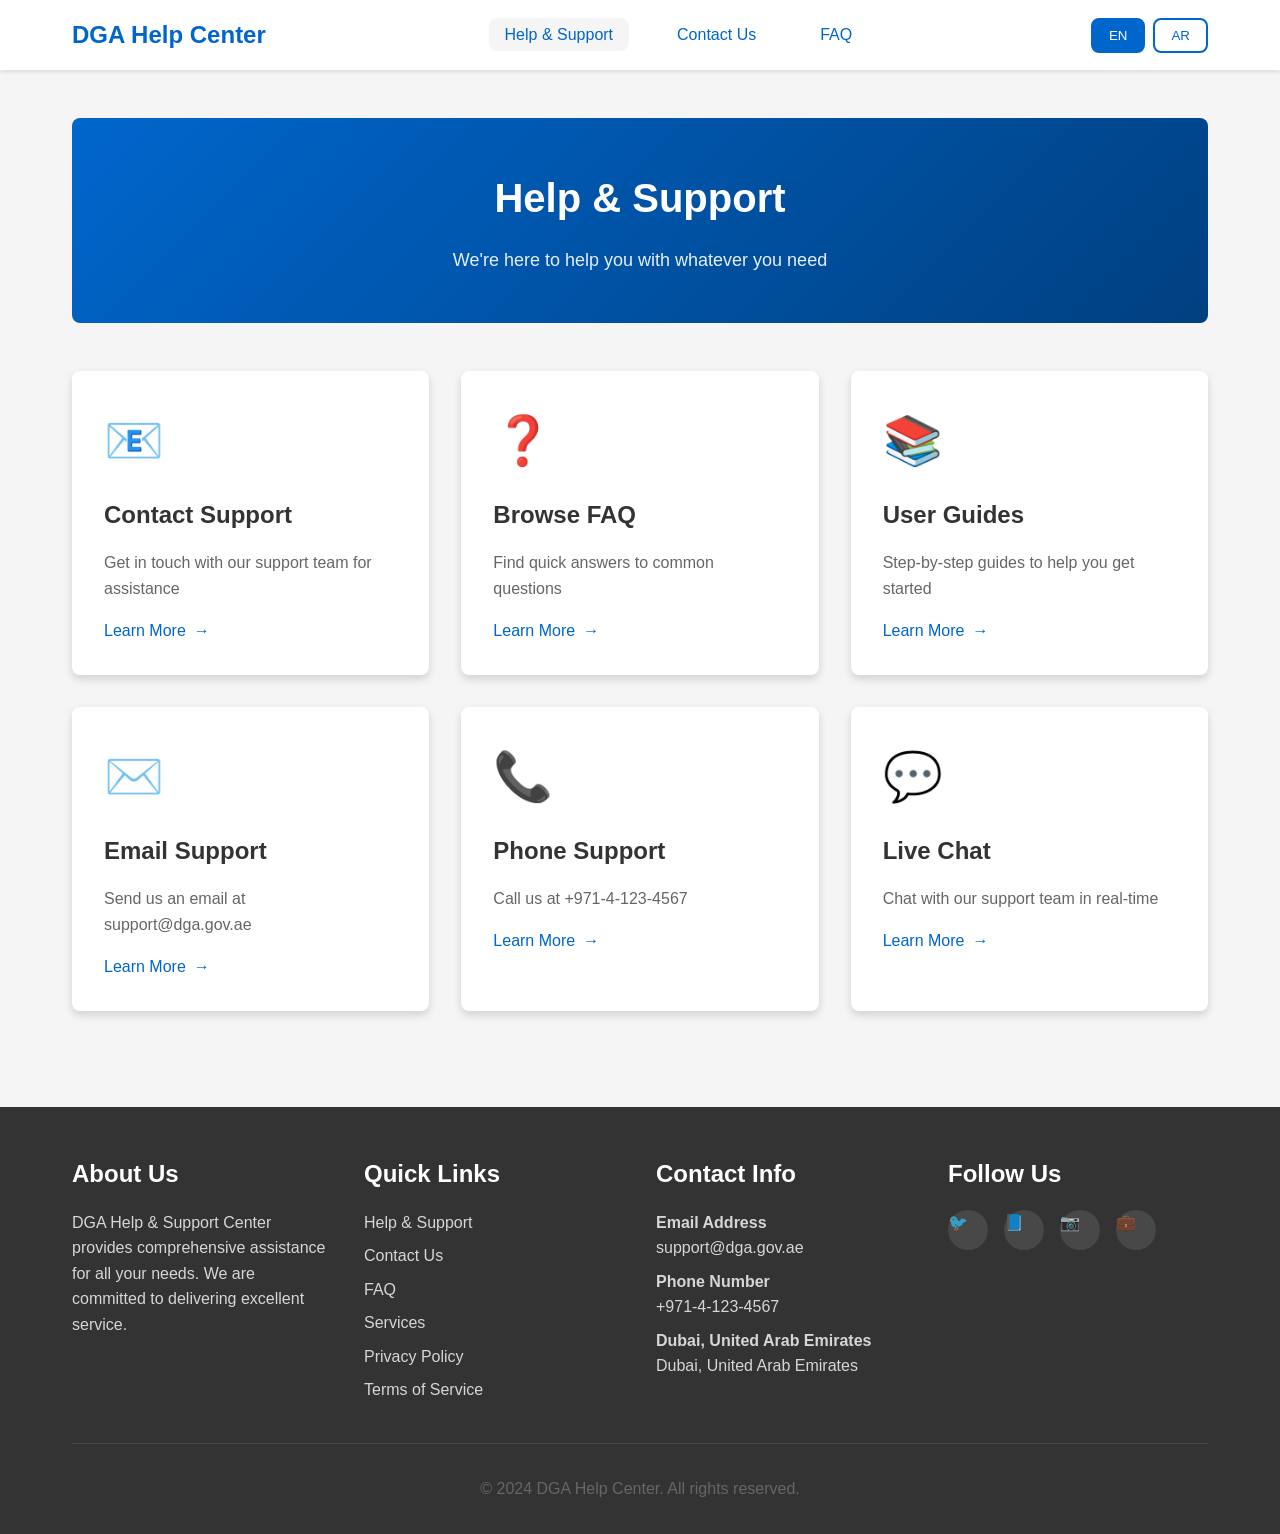
<file: index.html>
<!DOCTYPE html>
<html lang="en">
<head>
    <meta charset="UTF-8">
    <meta name="viewport" content="width=device-width, initial-scale=1.0">
    <meta name="description" content="DGA Help & Support Center - Get assistance with our services">
    <title>Help & Support - DGA Help Center</title>
    <link rel="stylesheet" href="css/styles.css">
</head>
<body>
    <!-- Skip to main content link for accessibility -->
    <a href="#main-content" class="skip-link">Skip to main content</a>
    
    <!-- Header -->
    <header>
        <div class="header-content">
            <div class="logo">
                <a href="index.html" data-i18n="logoText">DGA Help Center</a>
            </div>
            
            <button class="mobile-menu-toggle" aria-label="Toggle menu" aria-expanded="false">
                ☰
            </button>
            
            <nav aria-label="Main navigation">
                <ul class="nav-menu">
                    <li><a href="index.html" data-i18n="helpSupport">Help & Support</a></li>
                    <li><a href="contact.html" data-i18n="contactUs">Contact Us</a></li>
                    <li><a href="faq.html" data-i18n="faq">FAQ</a></li>
                </ul>
            </nav>
            
            <div class="language-toggle" role="group" aria-label="Language selection">
                <button class="lang-btn" data-lang="en" aria-label="Switch to English">EN</button>
                <button class="lang-btn" data-lang="ar" aria-label="Switch to Arabic">AR</button>
            </div>
        </div>
    </header>
    
    <!-- Main Content -->
    <main id="main-content">
        <div class="container">
            <!-- Hero Section -->
            <section class="hero">
                <h1 data-i18n="helpTitle">Help & Support</h1>
                <p data-i18n="helpSubtitle">We're here to help you with whatever you need</p>
            </section>
            
            <!-- Support Cards -->
            <section class="cards-grid">
                <!-- Contact Support Card -->
                <article class="card">
                    <div class="card-icon" aria-hidden="true">📧</div>
                    <h3 data-i18n="contactCard">Contact Support</h3>
                    <p data-i18n="contactCardDesc">Get in touch with our support team for assistance</p>
                    <a href="contact.html" class="card-link">
                        <span data-i18n="learnMore">Learn More</span>
                        <span aria-hidden="true">→</span>
                    </a>
                </article>
                
                <!-- FAQ Card -->
                <article class="card">
                    <div class="card-icon" aria-hidden="true">❓</div>
                    <h3 data-i18n="faqCard">Browse FAQ</h3>
                    <p data-i18n="faqCardDesc">Find quick answers to common questions</p>
                    <a href="faq.html" class="card-link">
                        <span data-i18n="learnMore">Learn More</span>
                        <span aria-hidden="true">→</span>
                    </a>
                </article>
                
                <!-- User Guides Card -->
                <article class="card">
                    <div class="card-icon" aria-hidden="true">📚</div>
                    <h3 data-i18n="guidesCard">User Guides</h3>
                    <p data-i18n="guidesCardDesc">Step-by-step guides to help you get started</p>
                    <a href="#" class="card-link">
                        <span data-i18n="learnMore">Learn More</span>
                        <span aria-hidden="true">→</span>
                    </a>
                </article>
                
                <!-- Email Support Card -->
                <article class="card">
                    <div class="card-icon" aria-hidden="true">✉️</div>
                    <h3 data-i18n="emailCard">Email Support</h3>
                    <p data-i18n="emailCardDesc">Send us an email at support@dga.gov.ae</p>
                    <a href="mailto:support@dga.gov.ae" class="card-link">
                        <span data-i18n="learnMore">Learn More</span>
                        <span aria-hidden="true">→</span>
                    </a>
                </article>
                
                <!-- Phone Support Card -->
                <article class="card">
                    <div class="card-icon" aria-hidden="true">📞</div>
                    <h3 data-i18n="phoneCard">Phone Support</h3>
                    <p data-i18n="phoneCardDesc">Call us at +971-4-123-4567</p>
                    <a href="tel:+97141234567" class="card-link">
                        <span data-i18n="learnMore">Learn More</span>
                        <span aria-hidden="true">→</span>
                    </a>
                </article>
                
                <!-- Live Chat Card -->
                <article class="card">
                    <div class="card-icon" aria-hidden="true">💬</div>
                    <h3 data-i18n="liveCard">Live Chat</h3>
                    <p data-i18n="liveCardDesc">Chat with our support team in real-time</p>
                    <a href="#" class="card-link" onclick="alert('Live chat feature coming soon!'); return false;">
                        <span data-i18n="learnMore">Learn More</span>
                        <span aria-hidden="true">→</span>
                    </a>
                </article>
            </section>
        </div>
    </main>
    
    <!-- Footer -->
    <footer>
        <div class="container">
            <div class="footer-content">
                <!-- About Section -->
                <div class="footer-section">
                    <h3 data-i18n="aboutUs">About Us</h3>
                    <p data-i18n="aboutDesc">DGA Help & Support Center provides comprehensive assistance for all your needs. We are committed to delivering excellent service.</p>
                </div>
                
                <!-- Quick Links -->
                <div class="footer-section">
                    <h3 data-i18n="quickLinks">Quick Links</h3>
                    <a href="index.html" data-i18n="helpSupport">Help & Support</a>
                    <a href="contact.html" data-i18n="contactUs">Contact Us</a>
                    <a href="faq.html" data-i18n="faq">FAQ</a>
                    <a href="#" data-i18n="services">Services</a>
                    <a href="#" data-i18n="privacy">Privacy Policy</a>
                    <a href="#" data-i18n="terms">Terms of Service</a>
                </div>
                
                <!-- Contact Info -->
                <div class="footer-section">
                    <h3 data-i18n="contactInfo">Contact Info</h3>
                    <p>
                        <strong data-i18n="email">Email:</strong><br>
                        <a href="mailto:support@dga.gov.ae">support@dga.gov.ae</a>
                    </p>
                    <p>
                        <strong data-i18n="phone">Phone:</strong><br>
                        <a href="tel:+97141234567">+971-4-123-4567</a>
                    </p>
                    <p>
                        <strong data-i18n="address">Address:</strong><br>
                        <span data-i18n="address">Dubai, United Arab Emirates</span>
                    </p>
                </div>
                
                <!-- Social Media -->
                <div class="footer-section">
                    <h3 data-i18n="followUs">Follow Us</h3>
                    <div class="social-links">
                        <a href="https://twitter.com/DubaiDED" target="_blank" rel="noopener noreferrer" class="social-link" aria-label="Twitter">
                            <span aria-hidden="true">🐦</span>
                        </a>
                        <a href="https://www.facebook.com/DubaiDED" target="_blank" rel="noopener noreferrer" class="social-link" aria-label="Facebook">
                            <span aria-hidden="true">📘</span>
                        </a>
                        <a href="https://www.instagram.com/DubaiDED" target="_blank" rel="noopener noreferrer" class="social-link" aria-label="Instagram">
                            <span aria-hidden="true">📷</span>
                        </a>
                        <a href="https://www.linkedin.com/company/dubaieconomy" target="_blank" rel="noopener noreferrer" class="social-link" aria-label="LinkedIn">
                            <span aria-hidden="true">💼</span>
                        </a>
                    </div>
                </div>
            </div>
            
            <div class="footer-bottom">
                <p data-i18n="copyright">© 2024 DGA Help Center. All rights reserved.</p>
            </div>
        </div>
    </footer>
    
    <script src="js/main.js"></script>
</body>
</html>
</file>
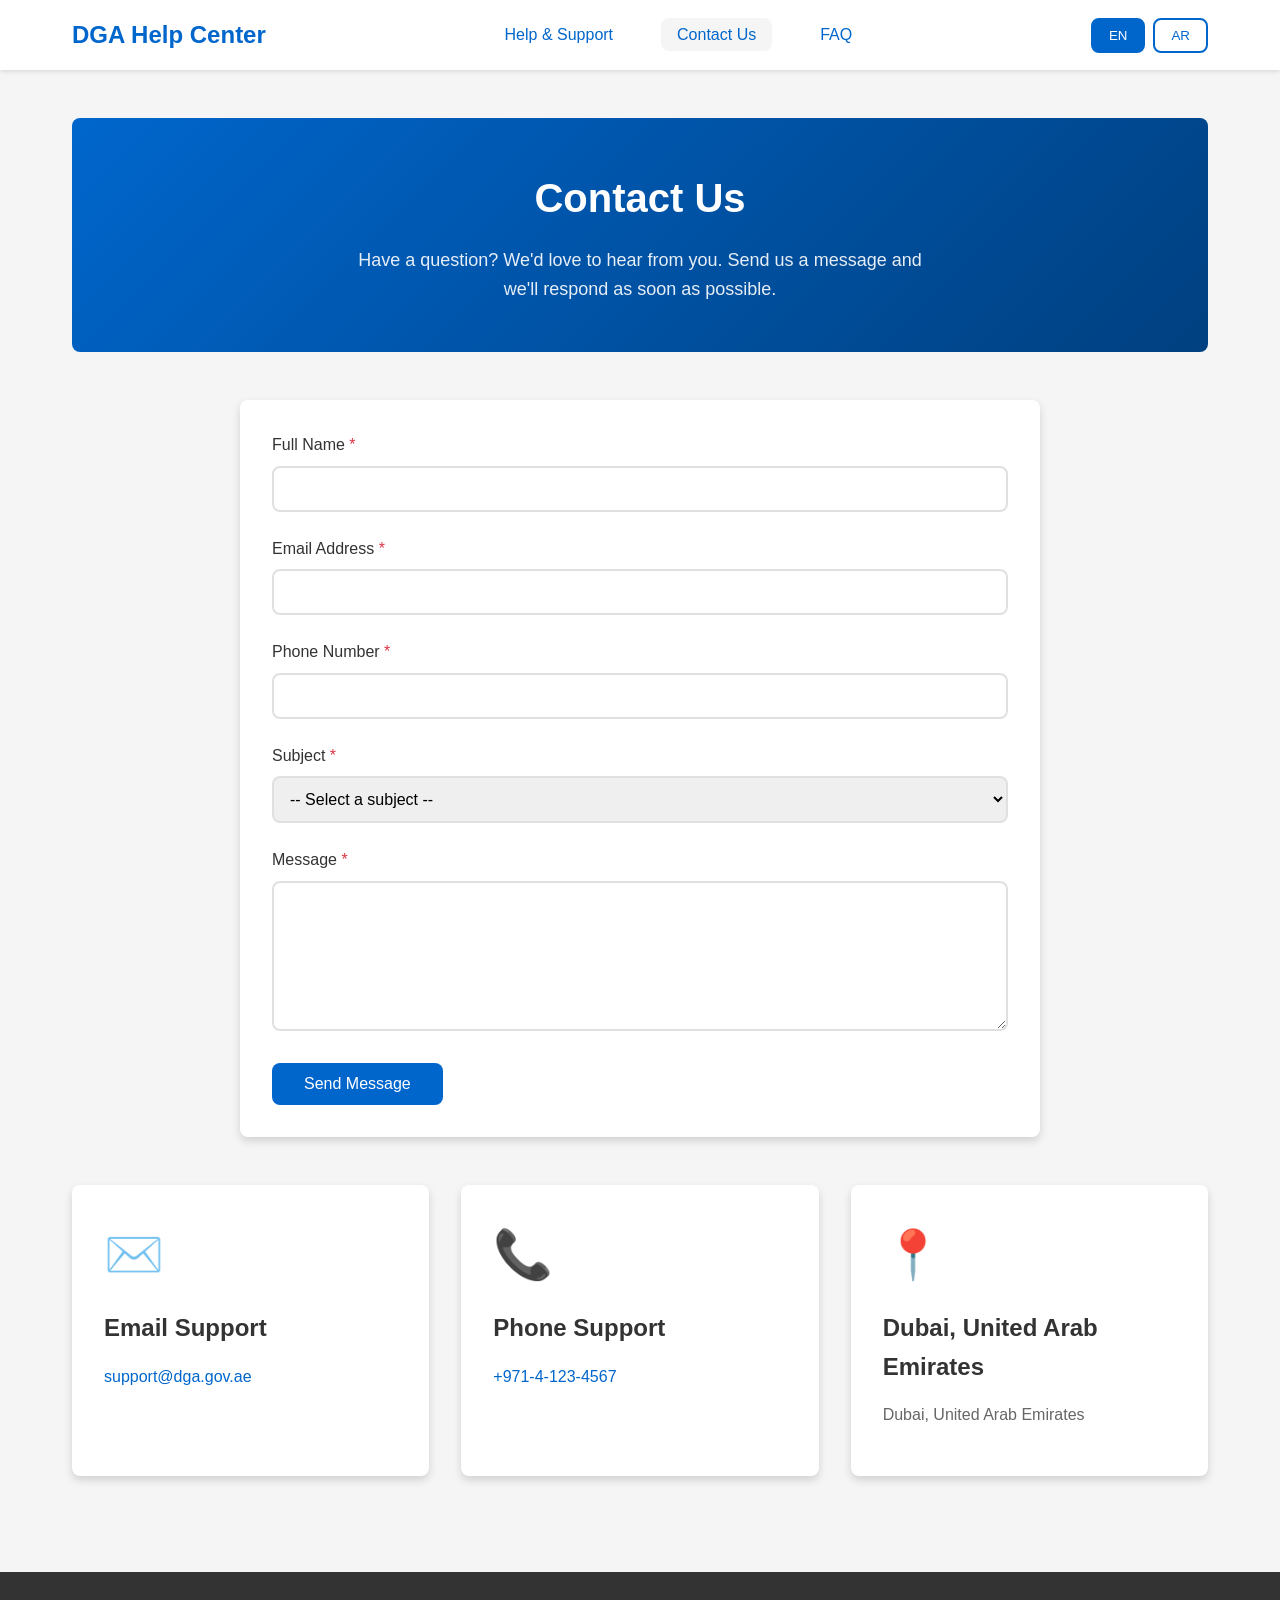
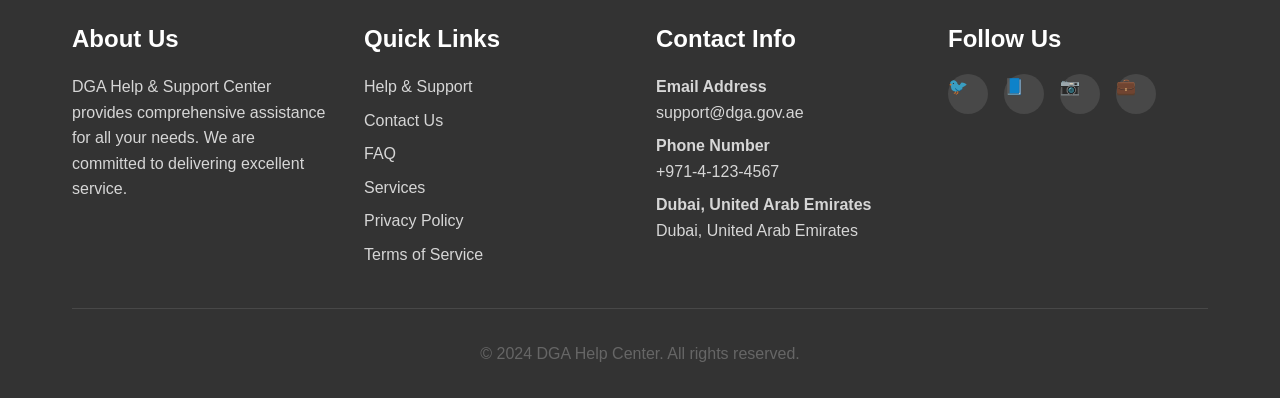
<file: contact.html>
<!DOCTYPE html>
<html lang="en">
<head>
    <meta charset="UTF-8">
    <meta name="viewport" content="width=device-width, initial-scale=1.0">
    <meta name="description" content="Contact DGA Help & Support Center">
    <title>Contact Us - DGA Help Center</title>
    <link rel="stylesheet" href="css/styles.css">
</head>
<body>
    <!-- Skip to main content link for accessibility -->
    <a href="#main-content" class="skip-link">Skip to main content</a>
    
    <!-- Header -->
    <header>
        <div class="header-content">
            <div class="logo">
                <a href="index.html" data-i18n="logoText">DGA Help Center</a>
            </div>
            
            <button class="mobile-menu-toggle" aria-label="Toggle menu" aria-expanded="false">
                ☰
            </button>
            
            <nav aria-label="Main navigation">
                <ul class="nav-menu">
                    <li><a href="index.html" data-i18n="helpSupport">Help & Support</a></li>
                    <li><a href="contact.html" data-i18n="contactUs">Contact Us</a></li>
                    <li><a href="faq.html" data-i18n="faq">FAQ</a></li>
                </ul>
            </nav>
            
            <div class="language-toggle" role="group" aria-label="Language selection">
                <button class="lang-btn" data-lang="en" aria-label="Switch to English">EN</button>
                <button class="lang-btn" data-lang="ar" aria-label="Switch to Arabic">AR</button>
            </div>
        </div>
    </header>
    
    <!-- Main Content -->
    <main id="main-content">
        <div class="container">
            <!-- Hero Section -->
            <section class="hero">
                <h1 data-i18n="contactTitle">Contact Us</h1>
                <p data-i18n="contactSubtitle">Have a question? We'd love to hear from you. Send us a message and we'll respond as soon as possible.</p>
            </section>
            
            <!-- Success Message -->
            <div id="successMessage" class="success-message">
                <span data-i18n="successMessage">Thank you! Your message has been sent successfully. We'll get back to you soon.</span>
            </div>
            
            <!-- Contact Form -->
            <section class="form-container">
                <form id="contactForm" novalidate>
                    <!-- Full Name -->
                    <div class="form-group">
                        <label for="fullName">
                            <span data-i18n="fullName">Full Name</span>
                            <span class="required" aria-label="required">*</span>
                        </label>
                        <input 
                            type="text" 
                            id="fullName" 
                            name="fullName" 
                            required 
                            minlength="2"
                            aria-required="true"
                            data-i18n-placeholder="fullName"
                        >
                        <span class="error-message" role="alert"></span>
                    </div>
                    
                    <!-- Email -->
                    <div class="form-group">
                        <label for="email">
                            <span data-i18n="email">Email Address</span>
                            <span class="required" aria-label="required">*</span>
                        </label>
                        <input 
                            type="email" 
                            id="email" 
                            name="email" 
                            required
                            aria-required="true"
                            data-i18n-placeholder="email"
                        >
                        <span class="error-message" role="alert"></span>
                    </div>
                    
                    <!-- Phone -->
                    <div class="form-group">
                        <label for="phone">
                            <span data-i18n="phone">Phone Number</span>
                            <span class="required" aria-label="required">*</span>
                        </label>
                        <input 
                            type="tel" 
                            id="phone" 
                            name="phone" 
                            required
                            aria-required="true"
                            data-i18n-placeholder="phone"
                        >
                        <span class="error-message" role="alert"></span>
                    </div>
                    
                    <!-- Subject -->
                    <div class="form-group">
                        <label for="subject">
                            <span data-i18n="subject">Subject</span>
                            <span class="required" aria-label="required">*</span>
                        </label>
                        <select 
                            id="subject" 
                            name="subject" 
                            required
                            aria-required="true"
                        >
                            <option value="">-- Select a subject --</option>
                            <option value="general">General Inquiry</option>
                            <option value="technical">Technical Support</option>
                            <option value="billing">Billing Question</option>
                            <option value="feedback">Feedback</option>
                            <option value="other">Other</option>
                        </select>
                        <span class="error-message" role="alert"></span>
                    </div>
                    
                    <!-- Message -->
                    <div class="form-group">
                        <label for="message">
                            <span data-i18n="message">Message</span>
                            <span class="required" aria-label="required">*</span>
                        </label>
                        <textarea 
                            id="message" 
                            name="message" 
                            required 
                            minlength="10"
                            aria-required="true"
                            data-i18n-placeholder="message"
                        ></textarea>
                        <span class="error-message" role="alert"></span>
                    </div>
                    
                    <!-- Submit Button -->
                    <button type="submit" class="btn btn-primary" data-i18n="submitButton">
                        Send Message
                    </button>
                </form>
            </section>
            
            <!-- Additional Contact Information -->
            <section class="cards-grid" style="margin-top: 3rem;">
                <article class="card">
                    <div class="card-icon" aria-hidden="true">✉️</div>
                    <h3 data-i18n="emailCard">Email Support</h3>
                    <p><a href="mailto:support@dga.gov.ae">support@dga.gov.ae</a></p>
                </article>
                
                <article class="card">
                    <div class="card-icon" aria-hidden="true">📞</div>
                    <h3 data-i18n="phoneCard">Phone Support</h3>
                    <p><a href="tel:+97141234567">+971-4-123-4567</a></p>
                </article>
                
                <article class="card">
                    <div class="card-icon" aria-hidden="true">📍</div>
                    <h3 data-i18n="address">Address</h3>
                    <p data-i18n="address">Dubai, United Arab Emirates</p>
                </article>
            </section>
        </div>
    </main>
    
    <!-- Footer -->
    <footer>
        <div class="container">
            <div class="footer-content">
                <!-- About Section -->
                <div class="footer-section">
                    <h3 data-i18n="aboutUs">About Us</h3>
                    <p data-i18n="aboutDesc">DGA Help & Support Center provides comprehensive assistance for all your needs. We are committed to delivering excellent service.</p>
                </div>
                
                <!-- Quick Links -->
                <div class="footer-section">
                    <h3 data-i18n="quickLinks">Quick Links</h3>
                    <a href="index.html" data-i18n="helpSupport">Help & Support</a>
                    <a href="contact.html" data-i18n="contactUs">Contact Us</a>
                    <a href="faq.html" data-i18n="faq">FAQ</a>
                    <a href="#" data-i18n="services">Services</a>
                    <a href="#" data-i18n="privacy">Privacy Policy</a>
                    <a href="#" data-i18n="terms">Terms of Service</a>
                </div>
                
                <!-- Contact Info -->
                <div class="footer-section">
                    <h3 data-i18n="contactInfo">Contact Info</h3>
                    <p>
                        <strong data-i18n="email">Email:</strong><br>
                        <a href="mailto:support@dga.gov.ae">support@dga.gov.ae</a>
                    </p>
                    <p>
                        <strong data-i18n="phone">Phone:</strong><br>
                        <a href="tel:+97141234567">+971-4-123-4567</a>
                    </p>
                    <p>
                        <strong data-i18n="address">Address:</strong><br>
                        <span data-i18n="address">Dubai, United Arab Emirates</span>
                    </p>
                </div>
                
                <!-- Social Media -->
                <div class="footer-section">
                    <h3 data-i18n="followUs">Follow Us</h3>
                    <div class="social-links">
                        <a href="https://twitter.com/DubaiDED" target="_blank" rel="noopener noreferrer" class="social-link" aria-label="Twitter">
                            <span aria-hidden="true">🐦</span>
                        </a>
                        <a href="https://www.facebook.com/DubaiDED" target="_blank" rel="noopener noreferrer" class="social-link" aria-label="Facebook">
                            <span aria-hidden="true">📘</span>
                        </a>
                        <a href="https://www.instagram.com/DubaiDED" target="_blank" rel="noopener noreferrer" class="social-link" aria-label="Instagram">
                            <span aria-hidden="true">📷</span>
                        </a>
                        <a href="https://www.linkedin.com/company/dubaieconomy" target="_blank" rel="noopener noreferrer" class="social-link" aria-label="LinkedIn">
                            <span aria-hidden="true">💼</span>
                        </a>
                    </div>
                </div>
            </div>
            
            <div class="footer-bottom">
                <p data-i18n="copyright">© 2024 DGA Help Center. All rights reserved.</p>
            </div>
        </div>
    </footer>
    
    <script src="js/main.js"></script>
</body>
</html>
</file>
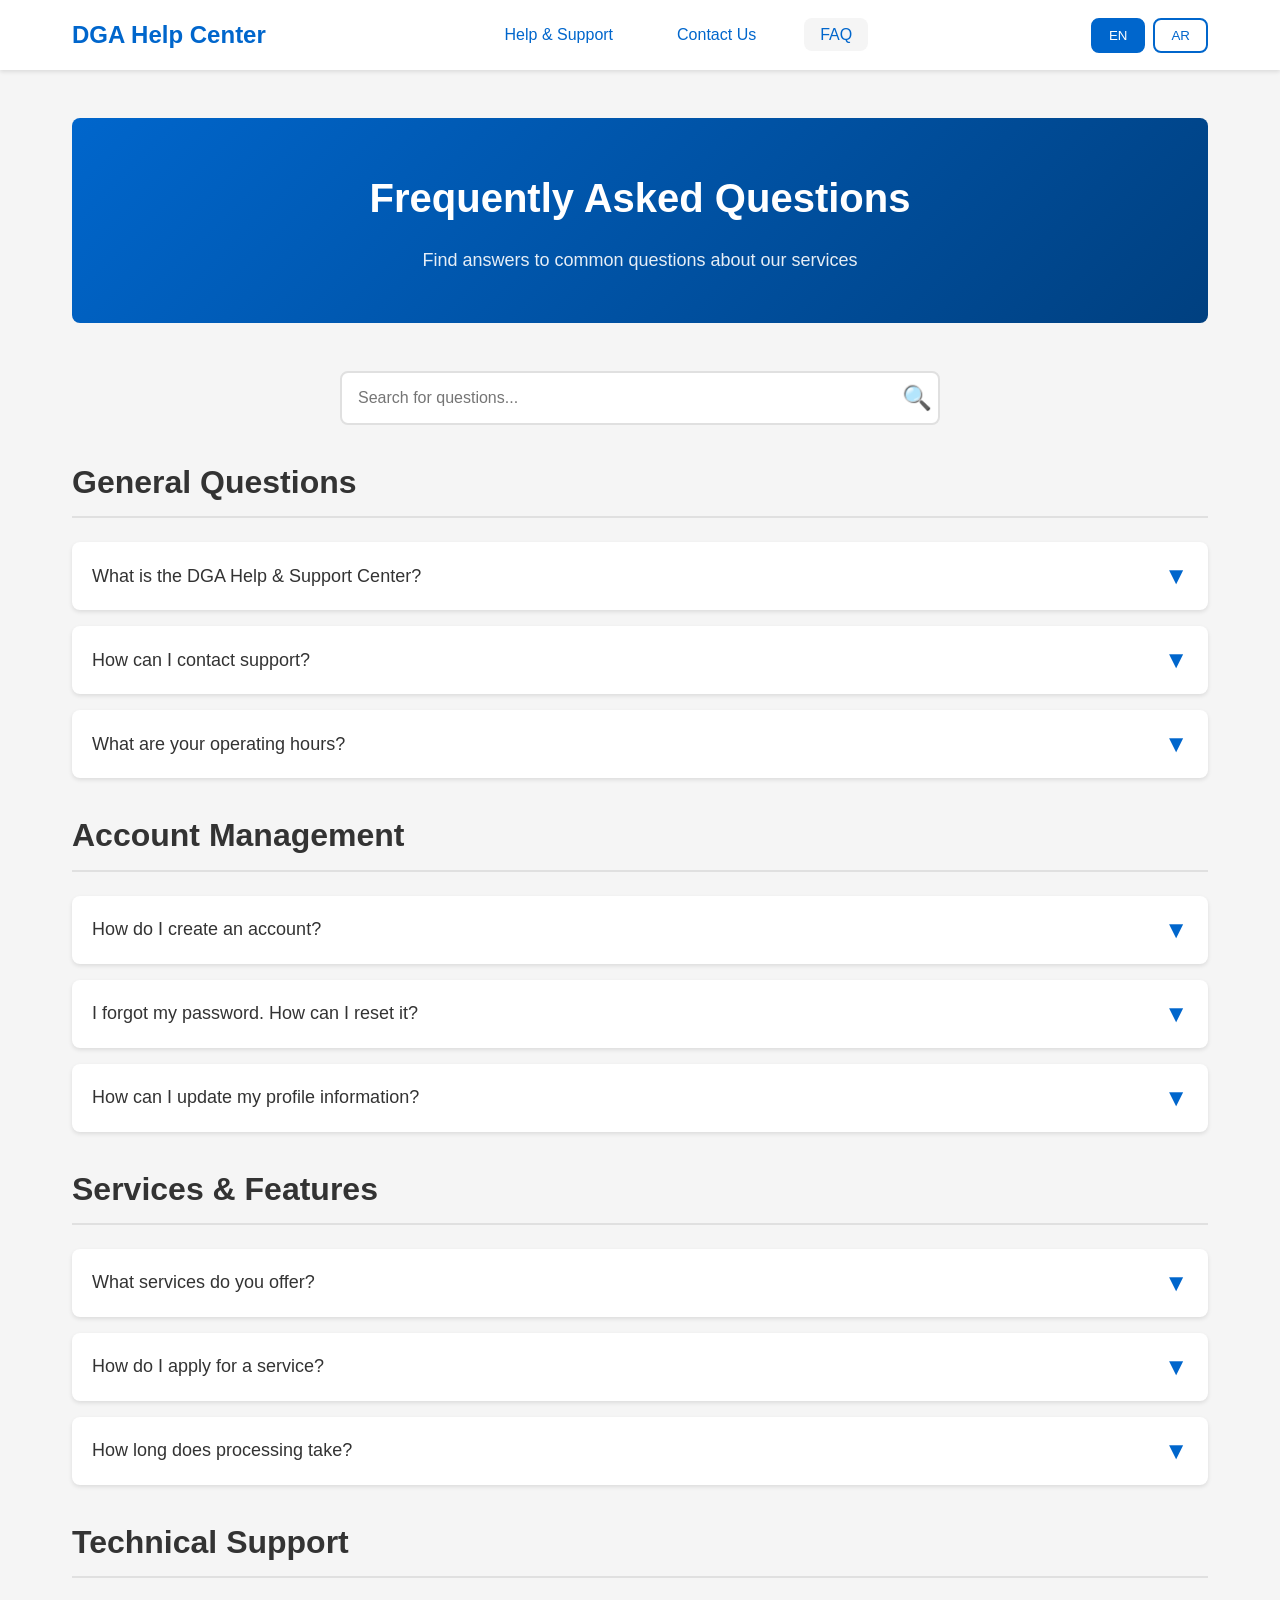
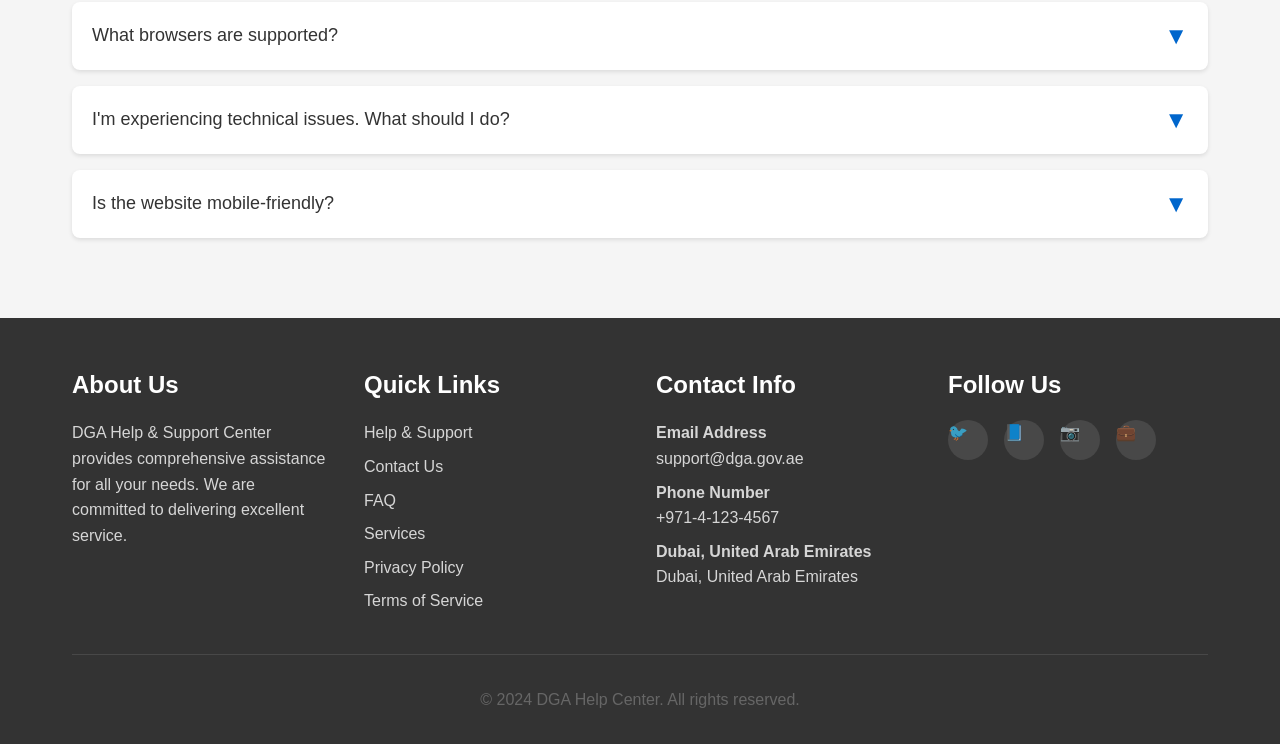
<file: faq.html>
<!DOCTYPE html>
<html lang="en">
<head>
    <meta charset="UTF-8">
    <meta name="viewport" content="width=device-width, initial-scale=1.0">
    <meta name="description" content="Frequently Asked Questions - DGA Help Center">
    <title>FAQ - DGA Help Center</title>
    <link rel="stylesheet" href="css/styles.css">
</head>
<body>
    <!-- Skip to main content link for accessibility -->
    <a href="#main-content" class="skip-link">Skip to main content</a>
    
    <!-- Header -->
    <header>
        <div class="header-content">
            <div class="logo">
                <a href="index.html" data-i18n="logoText">DGA Help Center</a>
            </div>
            
            <button class="mobile-menu-toggle" aria-label="Toggle menu" aria-expanded="false">
                ☰
            </button>
            
            <nav aria-label="Main navigation">
                <ul class="nav-menu">
                    <li><a href="index.html" data-i18n="helpSupport">Help & Support</a></li>
                    <li><a href="contact.html" data-i18n="contactUs">Contact Us</a></li>
                    <li><a href="faq.html" data-i18n="faq">FAQ</a></li>
                </ul>
            </nav>
            
            <div class="language-toggle" role="group" aria-label="Language selection">
                <button class="lang-btn" data-lang="en" aria-label="Switch to English">EN</button>
                <button class="lang-btn" data-lang="ar" aria-label="Switch to Arabic">AR</button>
            </div>
        </div>
    </header>
    
    <!-- Main Content -->
    <main id="main-content">
        <div class="container">
            <!-- Hero Section -->
            <section class="hero">
                <h1 data-i18n="faqTitle">Frequently Asked Questions</h1>
                <p data-i18n="faqSubtitle">Find answers to common questions about our services</p>
            </section>
            
            <!-- Search Box -->
            <section class="faq-search">
                <div class="search-box">
                    <label for="faqSearch" class="sr-only" data-i18n="searchPlaceholder">Search for questions...</label>
                    <input 
                        type="text" 
                        id="faqSearch" 
                        placeholder="Search for questions..."
                        data-i18n="searchPlaceholder"
                        aria-label="Search FAQ"
                    >
                    <button type="button" aria-label="Search">
                        🔍
                    </button>
                </div>
            </section>
            
            <!-- FAQ Container -->
            <section id="faqContainer" aria-live="polite">
                <!-- FAQ items will be loaded here by JavaScript -->
            </section>
        </div>
    </main>
    
    <!-- Footer -->
    <footer>
        <div class="container">
            <div class="footer-content">
                <!-- About Section -->
                <div class="footer-section">
                    <h3 data-i18n="aboutUs">About Us</h3>
                    <p data-i18n="aboutDesc">DGA Help & Support Center provides comprehensive assistance for all your needs. We are committed to delivering excellent service.</p>
                </div>
                
                <!-- Quick Links -->
                <div class="footer-section">
                    <h3 data-i18n="quickLinks">Quick Links</h3>
                    <a href="index.html" data-i18n="helpSupport">Help & Support</a>
                    <a href="contact.html" data-i18n="contactUs">Contact Us</a>
                    <a href="faq.html" data-i18n="faq">FAQ</a>
                    <a href="#" data-i18n="services">Services</a>
                    <a href="#" data-i18n="privacy">Privacy Policy</a>
                    <a href="#" data-i18n="terms">Terms of Service</a>
                </div>
                
                <!-- Contact Info -->
                <div class="footer-section">
                    <h3 data-i18n="contactInfo">Contact Info</h3>
                    <p>
                        <strong data-i18n="email">Email:</strong><br>
                        <a href="mailto:support@dga.gov.ae">support@dga.gov.ae</a>
                    </p>
                    <p>
                        <strong data-i18n="phone">Phone:</strong><br>
                        <a href="tel:+97141234567">+971-4-123-4567</a>
                    </p>
                    <p>
                        <strong data-i18n="address">Address:</strong><br>
                        <span data-i18n="address">Dubai, United Arab Emirates</span>
                    </p>
                </div>
                
                <!-- Social Media -->
                <div class="footer-section">
                    <h3 data-i18n="followUs">Follow Us</h3>
                    <div class="social-links">
                        <a href="https://twitter.com/DubaiDED" target="_blank" rel="noopener noreferrer" class="social-link" aria-label="Twitter">
                            <span aria-hidden="true">🐦</span>
                        </a>
                        <a href="https://www.facebook.com/DubaiDED" target="_blank" rel="noopener noreferrer" class="social-link" aria-label="Facebook">
                            <span aria-hidden="true">📘</span>
                        </a>
                        <a href="https://www.instagram.com/DubaiDED" target="_blank" rel="noopener noreferrer" class="social-link" aria-label="Instagram">
                            <span aria-hidden="true">📷</span>
                        </a>
                        <a href="https://www.linkedin.com/company/dubaieconomy" target="_blank" rel="noopener noreferrer" class="social-link" aria-label="LinkedIn">
                            <span aria-hidden="true">💼</span>
                        </a>
                    </div>
                </div>
            </div>
            
            <div class="footer-bottom">
                <p data-i18n="copyright">© 2024 DGA Help Center. All rights reserved.</p>
            </div>
        </div>
    </footer>
    
    <script src="js/main.js"></script>
</body>
</html>
</file>
<file: css/styles.css>
/* Root Variables */
:root {
  --primary-color: #0066cc;
  --secondary-color: #004080;
  --accent-color: #00a3e0;
  --text-primary: #333333;
  --text-secondary: #666666;
  --text-light: #999999;
  --bg-primary: #ffffff;
  --bg-secondary: #f5f5f5;
  --bg-card: #ffffff;
  --border-color: #e0e0e0;
  --success-color: #28a745;
  --error-color: #dc3545;
  --warning-color: #ffc107;
  --shadow-sm: 0 2px 4px rgba(0, 0, 0, 0.1);
  --shadow-md: 0 4px 8px rgba(0, 0, 0, 0.15);
  --shadow-lg: 0 8px 16px rgba(0, 0, 0, 0.2);
  --transition: all 0.3s ease;
  --border-radius: 8px;
  --max-width: 1200px;
}

/* Reset & Base Styles */
* {
  margin: 0;
  padding: 0;
  box-sizing: border-box;
}

html {
  scroll-behavior: smooth;
  font-size: 16px;
}

body {
  font-family: -apple-system, BlinkMacSystemFont, 'Segoe UI', Roboto, 'Helvetica Neue', Arial, sans-serif;
  line-height: 1.6;
  color: var(--text-primary);
  background-color: var(--bg-secondary);
  min-height: 100vh;
  display: flex;
  flex-direction: column;
}

/* RTL Support */
body[dir="rtl"] {
  font-family: 'Arial', 'Tahoma', sans-serif;
}

/* Typography */
h1 {
  font-size: 2.5rem;
  font-weight: 700;
  margin-bottom: 1rem;
  color: var(--text-primary);
}

h2 {
  font-size: 2rem;
  font-weight: 600;
  margin-bottom: 1rem;
  color: var(--text-primary);
}

h3 {
  font-size: 1.5rem;
  font-weight: 600;
  margin-bottom: 0.75rem;
  color: var(--text-primary);
}

p {
  margin-bottom: 1rem;
  color: var(--text-secondary);
}

a {
  color: var(--primary-color);
  text-decoration: none;
  transition: var(--transition);
}

a:hover {
  color: var(--accent-color);
}

/* Container */
.container {
  max-width: var(--max-width);
  margin: 0 auto;
  padding: 0 2rem;
  width: 100%;
}

/* Header */
header {
  background-color: var(--bg-primary);
  box-shadow: var(--shadow-sm);
  position: sticky;
  top: 0;
  z-index: 1000;
}

.header-content {
  display: flex;
  justify-content: space-between;
  align-items: center;
  padding: 1rem 2rem;
  max-width: var(--max-width);
  margin: 0 auto;
}

.logo {
  font-size: 1.5rem;
  font-weight: 700;
  color: var(--primary-color);
}

.nav-menu {
  display: flex;
  gap: 2rem;
  list-style: none;
}

.nav-menu li a {
  font-weight: 500;
  padding: 0.5rem 1rem;
  border-radius: var(--border-radius);
  transition: var(--transition);
}

.nav-menu li a:hover,
.nav-menu li a.active {
  background-color: var(--bg-secondary);
}

.language-toggle {
  display: flex;
  gap: 0.5rem;
  align-items: center;
}

.lang-btn {
  padding: 0.5rem 1rem;
  border: 2px solid var(--primary-color);
  background-color: transparent;
  color: var(--primary-color);
  border-radius: var(--border-radius);
  cursor: pointer;
  font-weight: 500;
  transition: var(--transition);
}

.lang-btn:hover,
.lang-btn.active {
  background-color: var(--primary-color);
  color: white;
}

/* Mobile Menu Toggle */
.mobile-menu-toggle {
  display: none;
  background: none;
  border: none;
  font-size: 1.5rem;
  cursor: pointer;
  color: var(--text-primary);
}

/* Main Content */
main {
  flex: 1;
  padding: 3rem 0;
}

/* Hero Section */
.hero {
  text-align: center;
  padding: 3rem 0;
  background: linear-gradient(135deg, var(--primary-color) 0%, var(--secondary-color) 100%);
  color: white;
  margin-bottom: 3rem;
  border-radius: var(--border-radius);
}

.hero h1 {
  color: white;
  margin-bottom: 1rem;
}

.hero p {
  color: rgba(255, 255, 255, 0.9);
  font-size: 1.125rem;
  max-width: 600px;
  margin: 0 auto;
}

/* Cards */
.cards-grid {
  display: grid;
  grid-template-columns: repeat(auto-fit, minmax(300px, 1fr));
  gap: 2rem;
  margin-bottom: 3rem;
}

.card {
  background-color: var(--bg-card);
  border-radius: var(--border-radius);
  box-shadow: var(--shadow-md);
  padding: 2rem;
  transition: var(--transition);
}

.card:hover {
  transform: translateY(-5px);
  box-shadow: var(--shadow-lg);
}

.card-icon {
  font-size: 3rem;
  margin-bottom: 1rem;
  color: var(--primary-color);
}

.card h3 {
  margin-bottom: 1rem;
}

.card p {
  color: var(--text-secondary);
  margin-bottom: 1rem;
}

.card-link {
  display: inline-flex;
  align-items: center;
  gap: 0.5rem;
  color: var(--primary-color);
  font-weight: 500;
  transition: var(--transition);
}

.card-link:hover {
  gap: 0.75rem;
}

/* Form Styles */
.form-container {
  background-color: var(--bg-card);
  border-radius: var(--border-radius);
  box-shadow: var(--shadow-md);
  padding: 2rem;
  max-width: 800px;
  margin: 0 auto;
}

.form-group {
  margin-bottom: 1.5rem;
}

.form-group label {
  display: block;
  margin-bottom: 0.5rem;
  font-weight: 500;
  color: var(--text-primary);
}

.form-group input,
.form-group textarea,
.form-group select {
  width: 100%;
  padding: 0.75rem;
  border: 2px solid var(--border-color);
  border-radius: var(--border-radius);
  font-family: inherit;
  font-size: 1rem;
  transition: var(--transition);
}

.form-group input:focus,
.form-group textarea:focus,
.form-group select:focus {
  outline: none;
  border-color: var(--primary-color);
  box-shadow: 0 0 0 3px rgba(0, 102, 204, 0.1);
}

.form-group textarea {
  min-height: 150px;
  resize: vertical;
}

.form-group.error input,
.form-group.error textarea,
.form-group.error select {
  border-color: var(--error-color);
}

.error-message {
  color: var(--error-color);
  font-size: 0.875rem;
  margin-top: 0.25rem;
  display: none;
}

.form-group.error .error-message {
  display: block;
}

.required {
  color: var(--error-color);
}

/* Buttons */
.btn {
  display: inline-block;
  padding: 0.75rem 2rem;
  border: none;
  border-radius: var(--border-radius);
  font-size: 1rem;
  font-weight: 500;
  cursor: pointer;
  transition: var(--transition);
  text-align: center;
}

.btn-primary {
  background-color: var(--primary-color);
  color: white;
}

.btn-primary:hover {
  background-color: var(--secondary-color);
  transform: translateY(-2px);
  box-shadow: var(--shadow-md);
}

.btn-secondary {
  background-color: var(--bg-secondary);
  color: var(--text-primary);
}

.btn-secondary:hover {
  background-color: var(--border-color);
}

.btn:disabled {
  opacity: 0.6;
  cursor: not-allowed;
}

/* FAQ Styles */
.faq-search {
  margin-bottom: 2rem;
}

.search-box {
  position: relative;
  max-width: 600px;
  margin: 0 auto;
}

.search-box input {
  width: 100%;
  padding: 1rem 3rem 1rem 1rem;
  border: 2px solid var(--border-color);
  border-radius: var(--border-radius);
  font-size: 1rem;
}

body[dir="rtl"] .search-box input {
  padding: 1rem 1rem 1rem 3rem;
}

.search-box button {
  position: absolute;
  right: 0.5rem;
  top: 50%;
  transform: translateY(-50%);
  background: none;
  border: none;
  font-size: 1.5rem;
  color: var(--text-secondary);
  cursor: pointer;
}

body[dir="rtl"] .search-box button {
  right: auto;
  left: 0.5rem;
}

.faq-category {
  margin-bottom: 2rem;
}

.faq-category h2 {
  margin-bottom: 1.5rem;
  padding-bottom: 0.5rem;
  border-bottom: 2px solid var(--border-color);
}

.faq-item {
  background-color: var(--bg-card);
  border-radius: var(--border-radius);
  margin-bottom: 1rem;
  box-shadow: var(--shadow-sm);
  overflow: hidden;
  transition: var(--transition);
}

.faq-question {
  width: 100%;
  padding: 1.25rem;
  border: none;
  background-color: transparent;
  text-align: left;
  font-size: 1.125rem;
  font-weight: 500;
  cursor: pointer;
  display: flex;
  justify-content: space-between;
  align-items: center;
  color: var(--text-primary);
  transition: var(--transition);
}

body[dir="rtl"] .faq-question {
  text-align: right;
}

.faq-question:hover {
  background-color: var(--bg-secondary);
}

.faq-icon {
  font-size: 1.5rem;
  transition: var(--transition);
  color: var(--primary-color);
  flex-shrink: 0;
  margin-left: 1rem;
}

body[dir="rtl"] .faq-icon {
  margin-left: 0;
  margin-right: 1rem;
}

.faq-item.active .faq-icon {
  transform: rotate(180deg);
}

.faq-answer {
  max-height: 0;
  overflow: hidden;
  transition: max-height 0.3s ease;
}

.faq-answer-content {
  padding: 0 1.25rem 1.25rem;
  color: var(--text-secondary);
  line-height: 1.8;
}

.faq-item.active .faq-answer {
  max-height: 500px;
}

.no-results {
  text-align: center;
  padding: 3rem;
  color: var(--text-secondary);
}

/* Footer */
footer {
  background-color: var(--text-primary);
  color: white;
  padding: 3rem 0 1rem;
  margin-top: auto;
}

.footer-content {
  display: grid;
  grid-template-columns: repeat(auto-fit, minmax(250px, 1fr));
  gap: 2rem;
  margin-bottom: 2rem;
}

.footer-section h3 {
  color: white;
  margin-bottom: 1rem;
}

.footer-section p,
.footer-section a {
  color: rgba(255, 255, 255, 0.8);
  margin-bottom: 0.5rem;
  display: block;
}

.footer-section a:hover {
  color: white;
}

.social-links {
  display: flex;
  gap: 1rem;
  margin-top: 1rem;
}

.social-link {
  display: inline-flex;
  align-items: center;
  justify-content: center;
  width: 40px;
  height: 40px;
  background-color: rgba(255, 255, 255, 0.1);
  border-radius: 50%;
  transition: var(--transition);
  color: white;
}

.social-link:hover {
  background-color: var(--primary-color);
  transform: translateY(-3px);
}

.footer-bottom {
  text-align: center;
  padding-top: 2rem;
  border-top: 1px solid rgba(255, 255, 255, 0.1);
  color: rgba(255, 255, 255, 0.6);
}

/* Success Message */
.success-message {
  background-color: var(--success-color);
  color: white;
  padding: 1rem;
  border-radius: var(--border-radius);
  margin-bottom: 1rem;
  display: none;
  animation: slideDown 0.3s ease;
}

.success-message.show {
  display: block;
}

@keyframes slideDown {
  from {
    opacity: 0;
    transform: translateY(-20px);
  }
  to {
    opacity: 1;
    transform: translateY(0);
  }
}

/* Loading Spinner */
.loading {
  display: inline-block;
  width: 20px;
  height: 20px;
  border: 3px solid rgba(255, 255, 255, 0.3);
  border-radius: 50%;
  border-top-color: white;
  animation: spin 1s ease-in-out infinite;
}

@keyframes spin {
  to {
    transform: rotate(360deg);
  }
}

/* Accessibility */
.sr-only {
  position: absolute;
  width: 1px;
  height: 1px;
  padding: 0;
  margin: -1px;
  overflow: hidden;
  clip: rect(0, 0, 0, 0);
  white-space: nowrap;
  border-width: 0;
}

:focus-visible {
  outline: 3px solid var(--primary-color);
  outline-offset: 2px;
}

/* Skip to main content link */
.skip-link {
  position: absolute;
  top: -40px;
  left: 0;
  background: var(--primary-color);
  color: white;
  padding: 8px;
  z-index: 100;
}

.skip-link:focus {
  top: 0;
}

/* Responsive Design */
@media (max-width: 768px) {
  html {
    font-size: 14px;
  }

  .container {
    padding: 0 1rem;
  }

  .header-content {
    padding: 1rem;
  }

  .nav-menu {
    display: none;
    position: absolute;
    top: 100%;
    left: 0;
    right: 0;
    background-color: var(--bg-primary);
    flex-direction: column;
    gap: 0;
    box-shadow: var(--shadow-md);
  }

  .nav-menu.active {
    display: flex;
  }

  .nav-menu li {
    border-bottom: 1px solid var(--border-color);
  }

  .nav-menu li a {
    display: block;
    padding: 1rem;
  }

  .mobile-menu-toggle {
    display: block;
  }

  .hero {
    padding: 2rem 1rem;
  }

  h1 {
    font-size: 2rem;
  }

  h2 {
    font-size: 1.5rem;
  }

  .cards-grid {
    grid-template-columns: 1fr;
    gap: 1.5rem;
  }

  .form-container {
    padding: 1.5rem;
  }

  .footer-content {
    grid-template-columns: 1fr;
    gap: 1.5rem;
  }

  main {
    padding: 2rem 0;
  }
}

@media (max-width: 480px) {
  .hero h1 {
    font-size: 1.75rem;
  }

  .card {
    padding: 1.5rem;
  }

  .btn {
    width: 100%;
  }
}

/* Print Styles */
@media print {
  header,
  footer,
  .language-toggle,
  .mobile-menu-toggle {
    display: none;
  }

  body {
    background-color: white;
  }

  .card {
    box-shadow: none;
    border: 1px solid var(--border-color);
    page-break-inside: avoid;
  }
}
</file>
